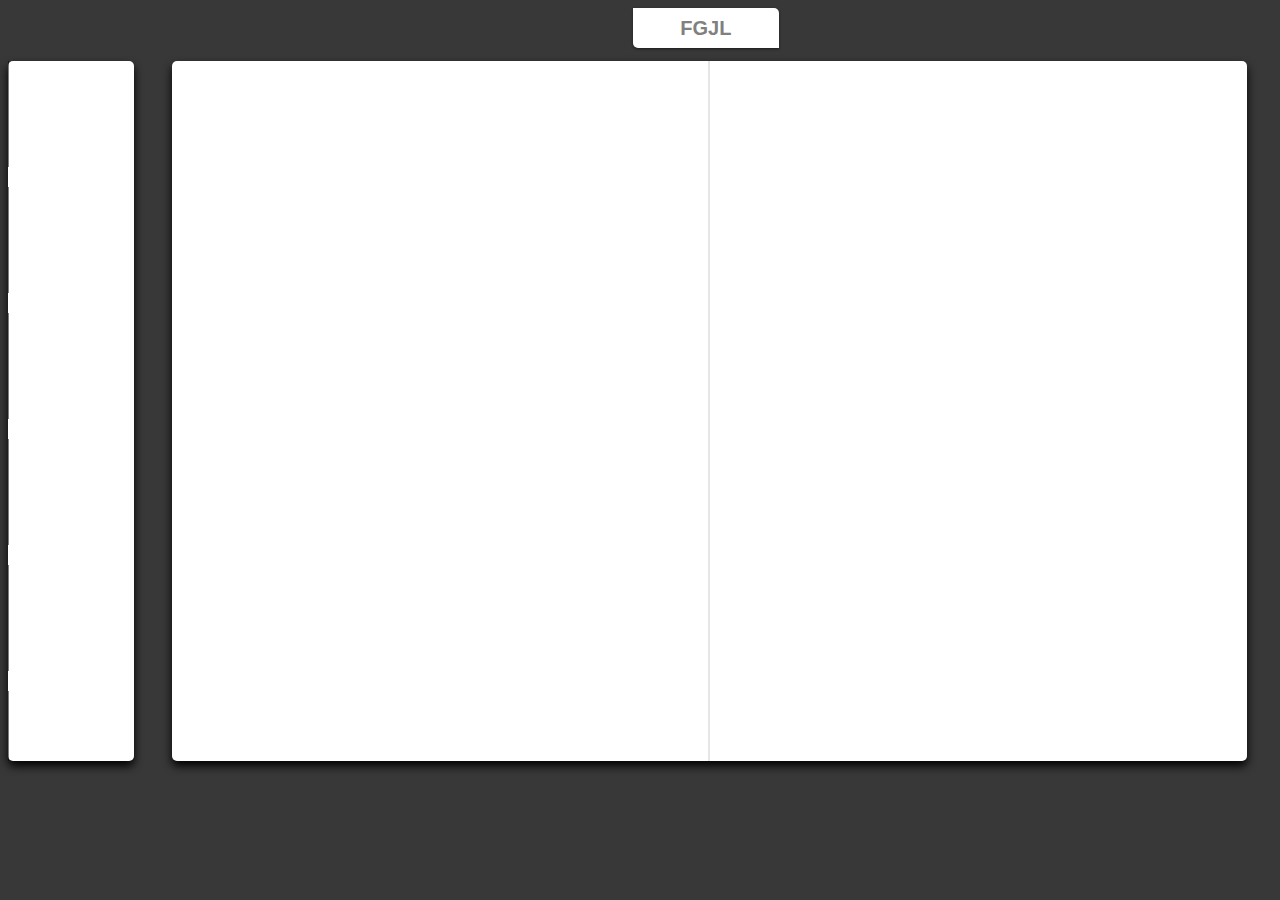
<file: index.html>
<!DOCTYPE html>
<html >
    <head>
    	<meta name="description" content="A Feynman diagram generator" />
 		<meta name="keywords" content="Feynman,diagram,graph,physic,physics" />
 		<meta name="author" content="FGJL team" />
 		<meta charset="UTF-8" />
        <meta http-equiv="Content-Type" content="text/html; charset=utf-8" />
		<link href="style/styleMain.css" rel="stylesheet" media="all" type="text/css">        
		<script type="text/javascript" src="js/d3.v2.min.js"></script> 
		<script type="text/javascript" src="js/GraphicLibraryFGJL.js"></script>   
		<script type="text/javascript" src="js/FGJL.js"></script> 
		<title>FGJL</title>
    </head>
    <body>
        <h1 id="MainTitle">FGJL</h1>
        <div id="ChoiceZone">
        </div>
        <div id="DrawZone">
        </div>
        
    <script>
  		FGJL("DrawZone");
    </script>
    
    
    </body>
</html>
</file>
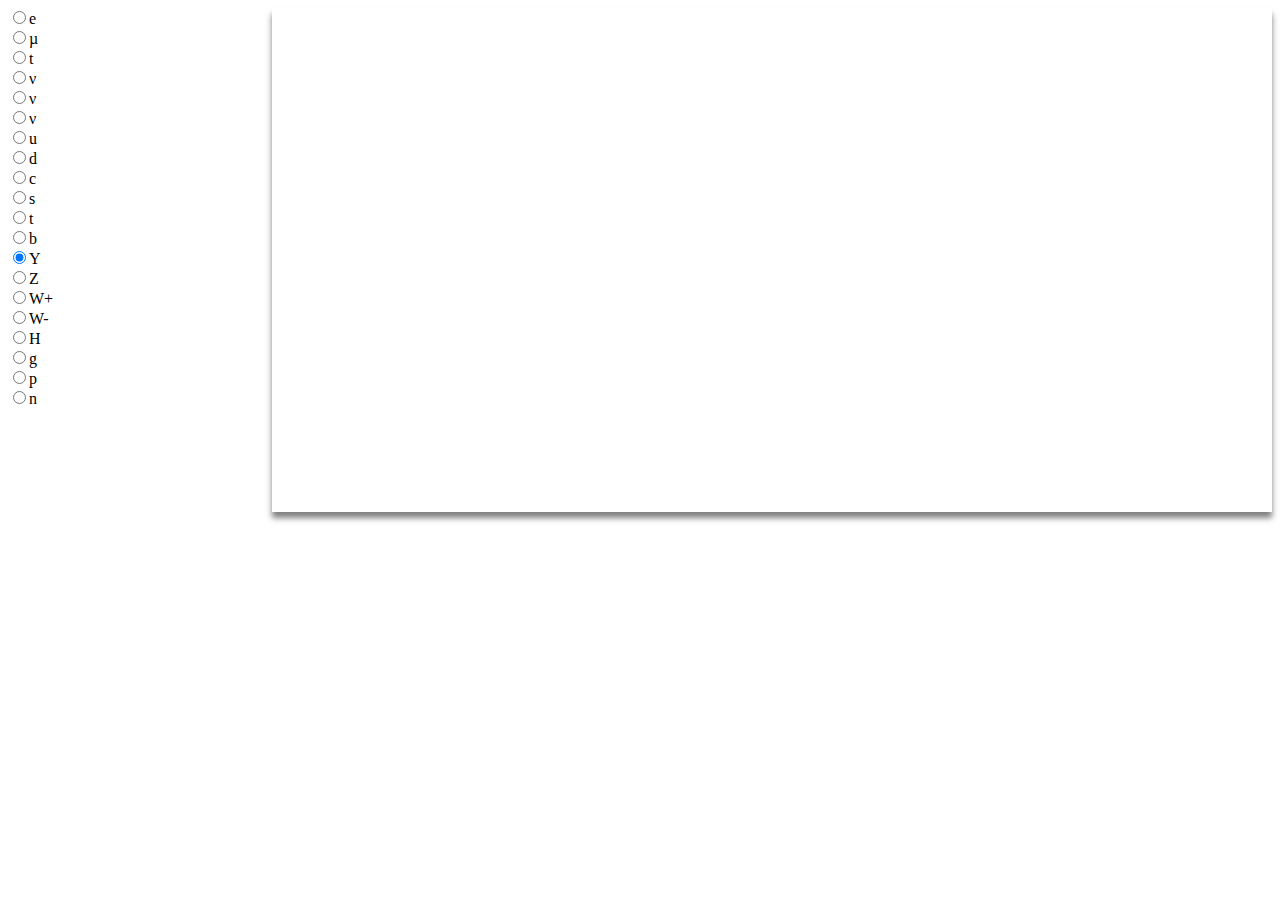
<file: EditorPart.html>
﻿ <!DOCTYPE HTML>
        <html>
        <head>
        <title>Index Test</title>
        <link rel ="stylesheet" type="text/css" href="style.css"/>
        <script type="text/javascript" src="js/raphael-min.js"></script>
		<script type="text/javascript" src="js/main.js"></script>
        </head>
        <body>
		<div id="Canvas">
		</div>
		<div id="menu">
		<script type="text/javascript" >
		//var  t = Feynman(800,500,"Canvas",'{"lines":[[0,0,2,2,-1],[2,2,0,4,1],[2,2,4,2,13],[5,0,4,2,-11],[4,2,5,4,-11],[4.5,1,6,2,18]]}');
		var  t = Feynman(800,500,"Canvas",'{"lines":[]}');

		</script>
		<form>
		<input onClick="t.gParticleType=1" type="radio" name="group1" value="1" >e<br>
		<input onClick="t.gParticleType=2" type="radio" name="group1" value="2">µ<br>
		<input onClick="t.gParticleType=3" type="radio" name="group1" value="3">t<br>
		<input onClick="t.gParticleType=4" type="radio" name="group1" value="4">ν<br>
		<input onClick="t.gParticleType=5" type="radio" name="group1" value="5">ν<br>
		<input onClick="t.gParticleType=6" type="radio" name="group1" value="6">ν<br>
		<input onClick="t.gParticleType=7" type="radio" name="group1" value="7">u<br>
		<input onClick="t.gParticleType=8" type="radio" name="group1" value="8">d<br>
		<input onClick="t.gParticleType=9" type="radio" name="group1" value="9">c<br>
		<input onClick="t.gParticleType=10" type="radio" name="group1" value="10">s<br>
		<input onClick="t.gParticleType=11" type="radio" name="group1" value="11">t<br>
		<input onClick="t.gParticleType=12" type="radio" name="group1" value="12">b<br>
		<input onClick="t.gParticleType=13" type="radio" name="group1" value="13" checked>Υ<br>
		<input onClick="t.gParticleType=14" type="radio" name="group1" value="14">Z<br>
		<input onClick="E;gParticleType=15" type="radio" name="group1" value="15">W+<br>
		<input onClick="t.gParticleType=16" type="radio" name="group1" value="16">W-<br>
		<input onClick="t.gParticleType=17" type="radio" name="group1" value="17">H<br>
		<input onClick="t.gParticleType=18" type="radio" name="group1" value="18">g<br>
		<input onClick="t.gParticleType=19" type="radio" name="group1" value="19">p<br>
		<input onClick="t.gParticleType=20" type="radio" name="group1" value="20">n<br>
		</form>
		</div>
		
		
		</body>
        </html>
</file>
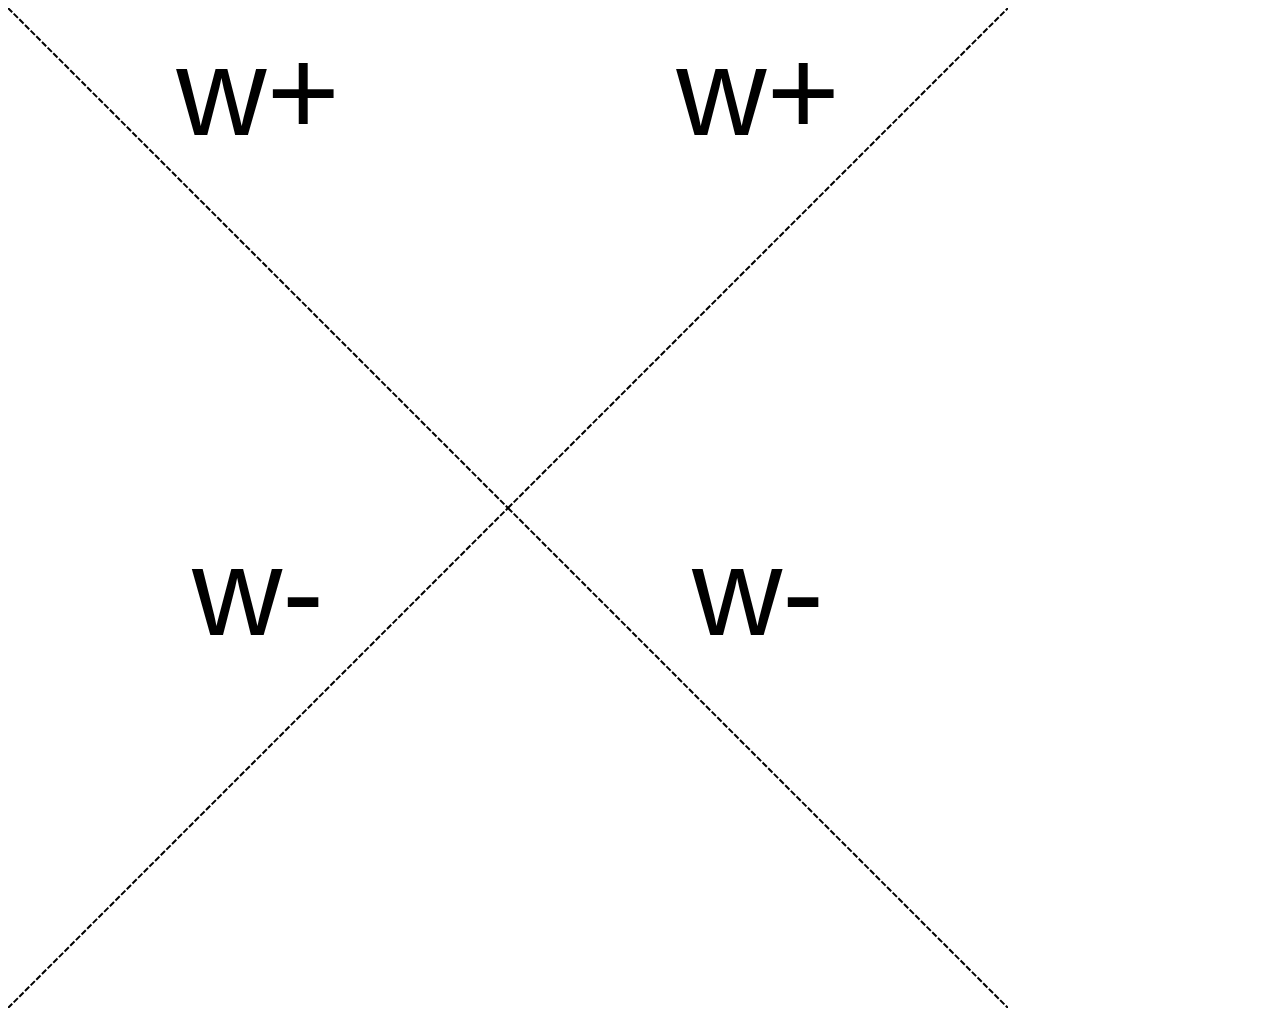
<file: indextest.html>
<!DOCTYPE HTML>
        <html>
        <head>
        <title>Index Test</title>
        <link rel ="stylesheet" type="text/css" href="style.css"/>
        <script type="text/javascript" src="js/raphael-min.js"></script>
		<script type="text/javascript" src="js/main.js"></script>
        </head>
        <body>
		
		<div id="test2">
			<div id="popup">
			
			</div>
		</div>
		
		<script type="text/javascript" >
		var t = Feynman(1000,1000,"test2",'{"lines":[[0,0,1,1,15],[0,2,1,1,16],[1,1,2,0,15],[1,1,2,2,16]]}');
		</script>
		</body>
        </html>
</file>
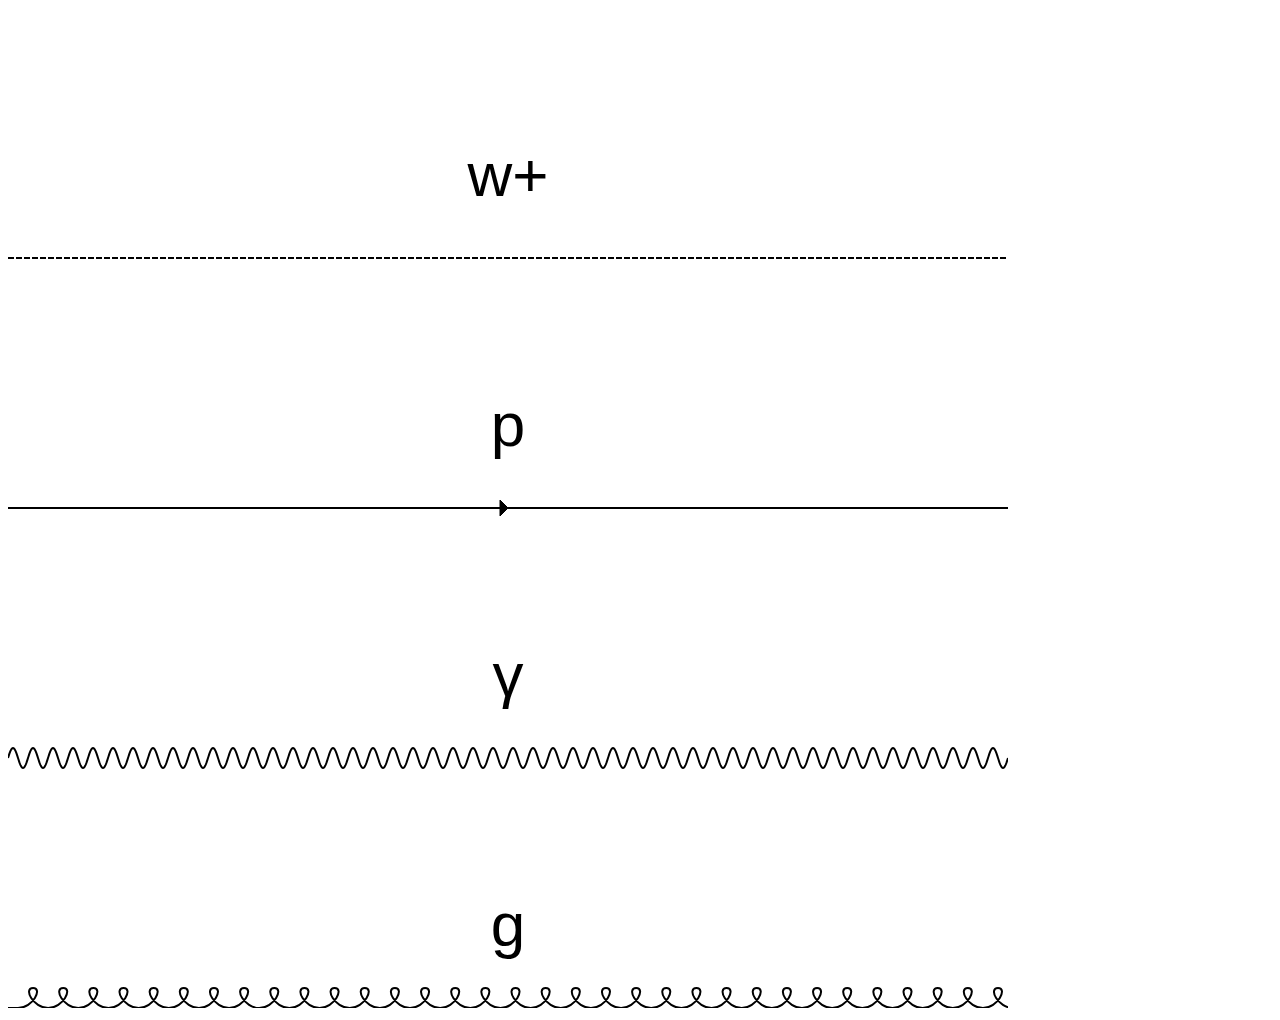
<file: indextest2.html>
<!DOCTYPE HTML>
        <html>
        <head>
        <title>Index Test</title>
        <link rel ="stylesheet" type="text/css" href="style.css"/>
        <script type="text/javascript" src="js/raphael-min.js"></script>
		<script type="text/javascript" src="js/main.js"></script>
        </head>
        <body>
		
		<div id="test2">
			<div id="popup">
			
			</div>
		</div>
		
		<script type="text/javascript" >
	
		var t = Feynman(1000,1000,"test2",'{"lines":[[0,1,1,1,15],[0,2,1,2,19],[0,3,1,3,13],[0,4,1,4,18]]}');
		</script>
		</body>
        </html>
</file>
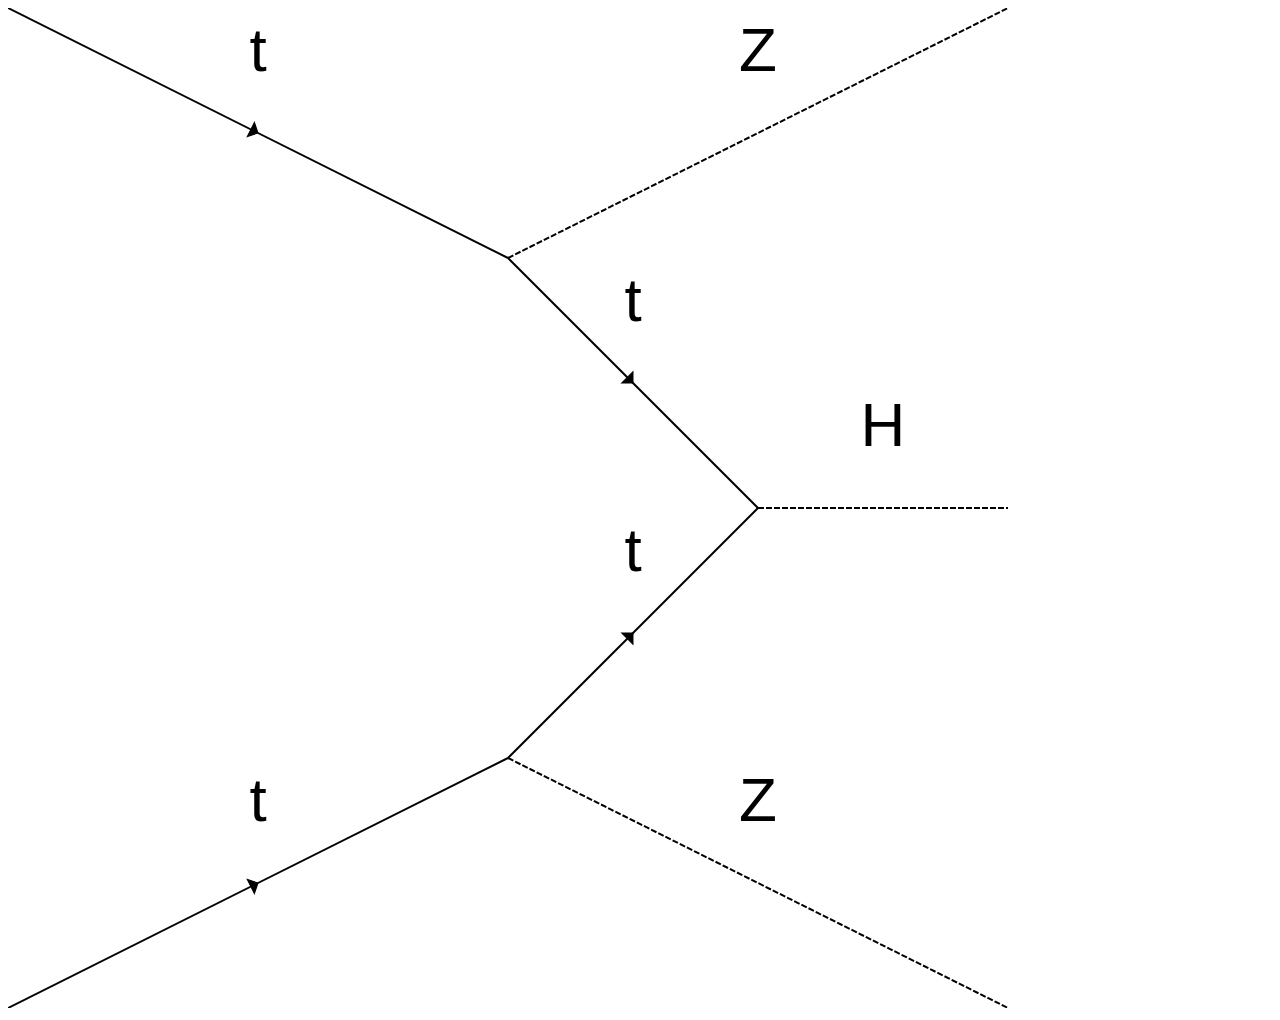
<file: indextest3.html>
<!DOCTYPE HTML>
        <html>
        <head>
        <title>Index Test</title>
        <link rel ="stylesheet" type="text/css" href="style.css"/>
        <script type="text/javascript" src="js/raphael-min.js"></script>
		<script type="text/javascript" src="js/main.js"></script>
        </head>
        <body>
		
		<div id="test2">
			<div id="popup">
			
			</div>
		</div>
		
		<script type="text/javascript" >
		var t = Feynman(1000,1000,"test2",'{"lines":[[0,0,2,1,11],[2,1,3,2,11],[2,3,3,2,-11],[0,4,2,3,-11],[2,1,4,0,14],[2,3,4,4,14],[3,2,4,2,17]]}');
		</script>
		</body>
        </html>
</file>
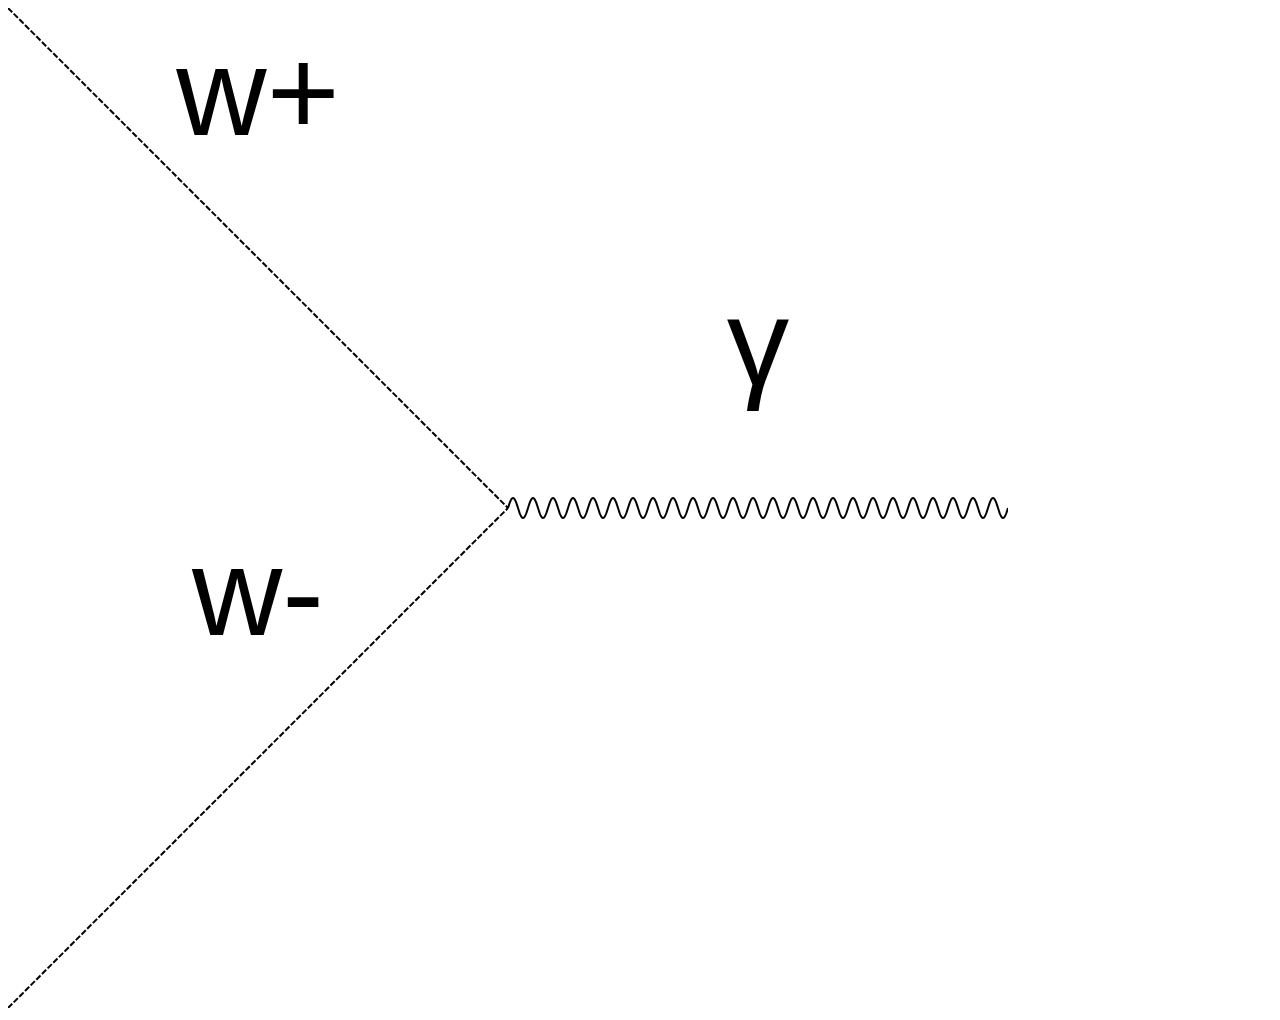
<file: indextest4.html>
<!DOCTYPE HTML>
        <html>
        <head>
        <title>Index Test</title>
        <link rel ="stylesheet" type="text/css" href="style.css"/>
        <script type="text/javascript" src="js/raphael-min.js"></script>
		<script type="text/javascript" src="js/main.js"></script>
        </head>
        <body>
		
		<div id="test2">
			<div id="popup">
			
			</div>
		</div>
		
		<script type="text/javascript" >
			var t = Feynman(1000,1000,"test2",'{"lines":[[0,0,1,1,15],[0,2,1,1,16],[1,1,2,1,13]]}');
		</script>
		</body>
        </html>
</file>
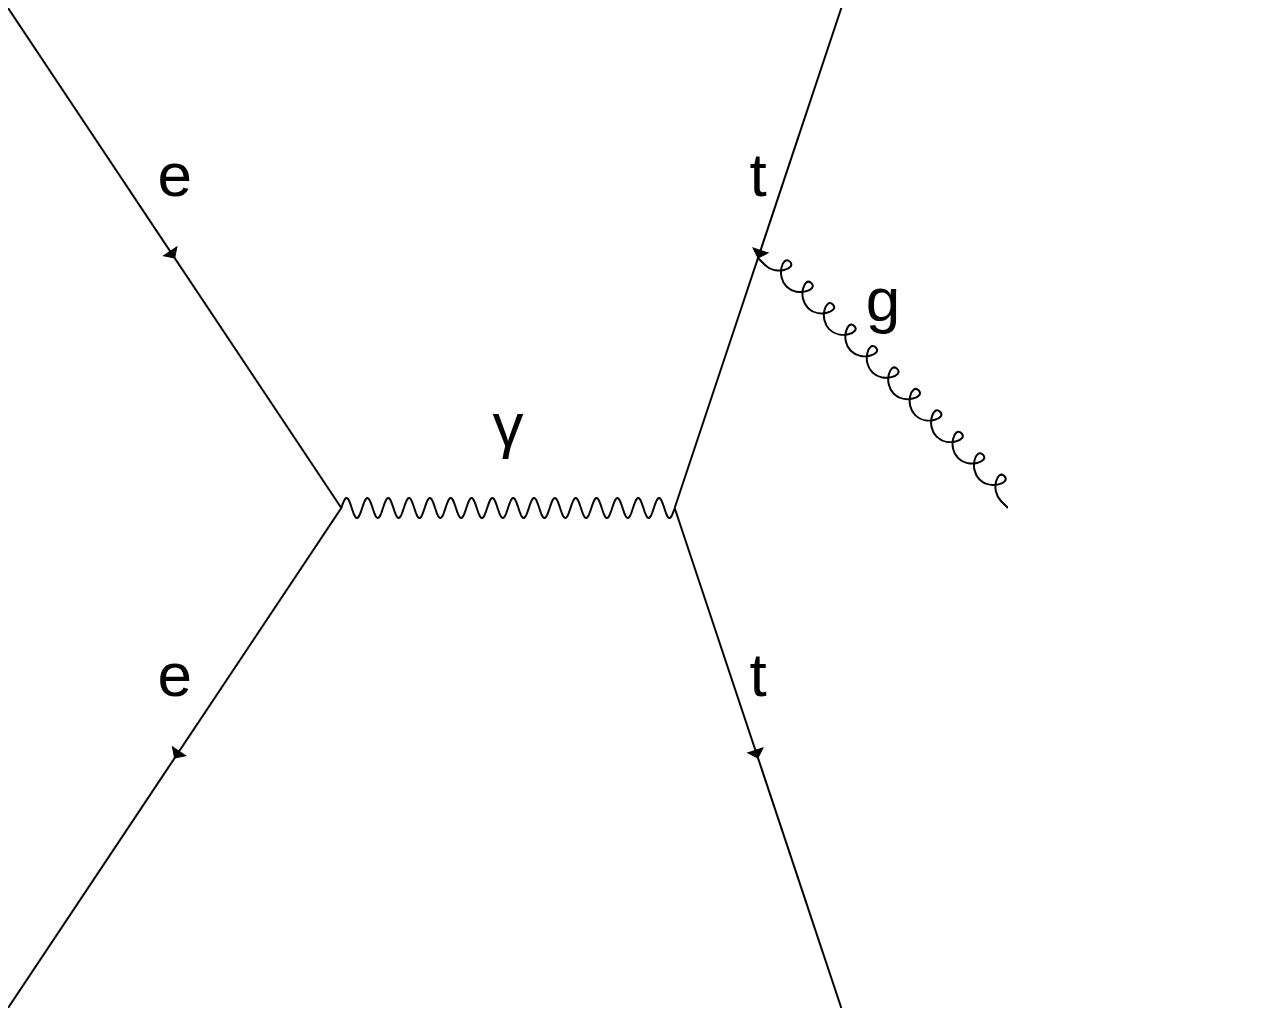
<file: indextest5.html>
<!DOCTYPE HTML>
        <html>
        <head>
        <title>Index Test</title>
        <link rel ="stylesheet" type="text/css" href="style.css"/>
        <script type="text/javascript" src="js/raphael-min.js"></script>
		<script type="text/javascript" src="js/main.js"></script>
        </head>
        <body>
		
		<div id="test2">
			<div id="popup">
			
			</div>
		</div>
		
		<script type="text/javascript" >
		
		var  t = Feynman(1000,1000,"test2",'{"lines":[[0,0,2,2,-1],[2,2,0,4,1],[2,2,4,2,13],[5,0,4,2,-11],[4,2,5,4,-11],[4.5,1,6,2,18]]}');
		</script>
		</body>
        </html>
</file>
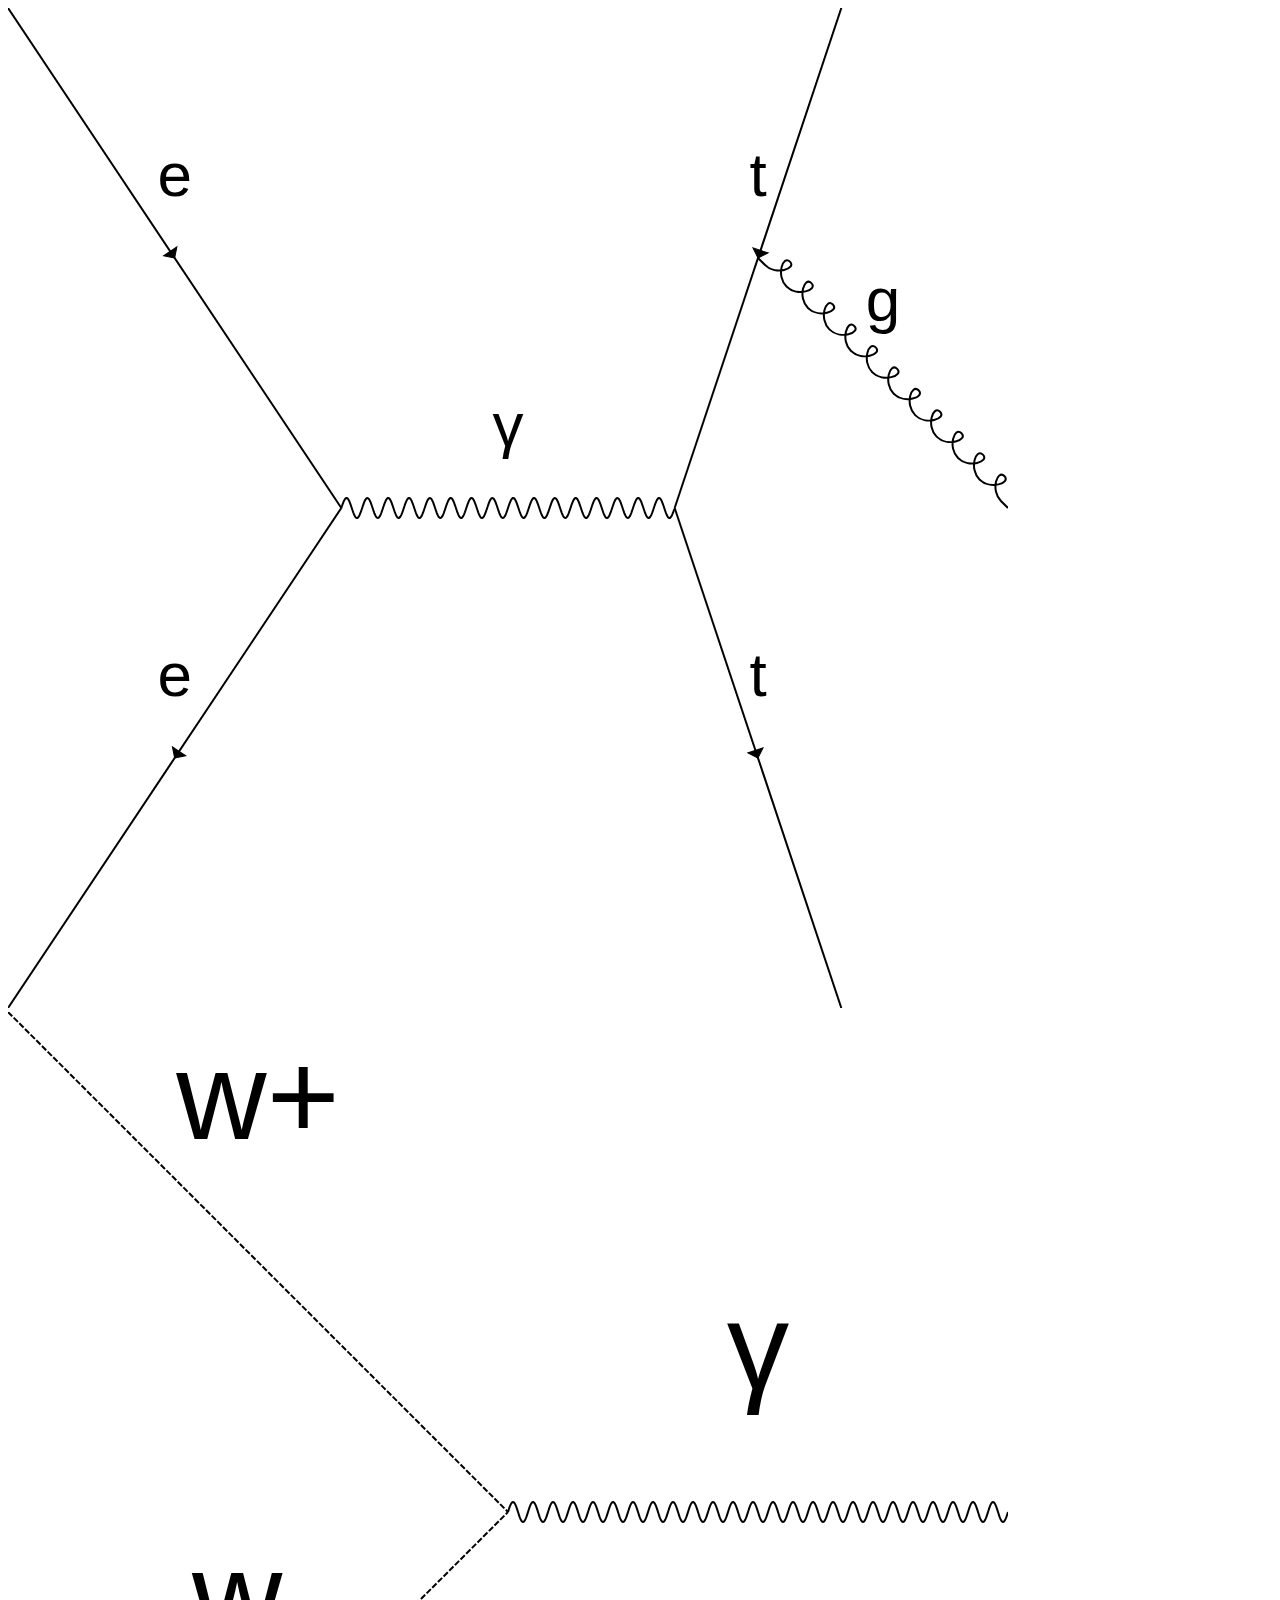
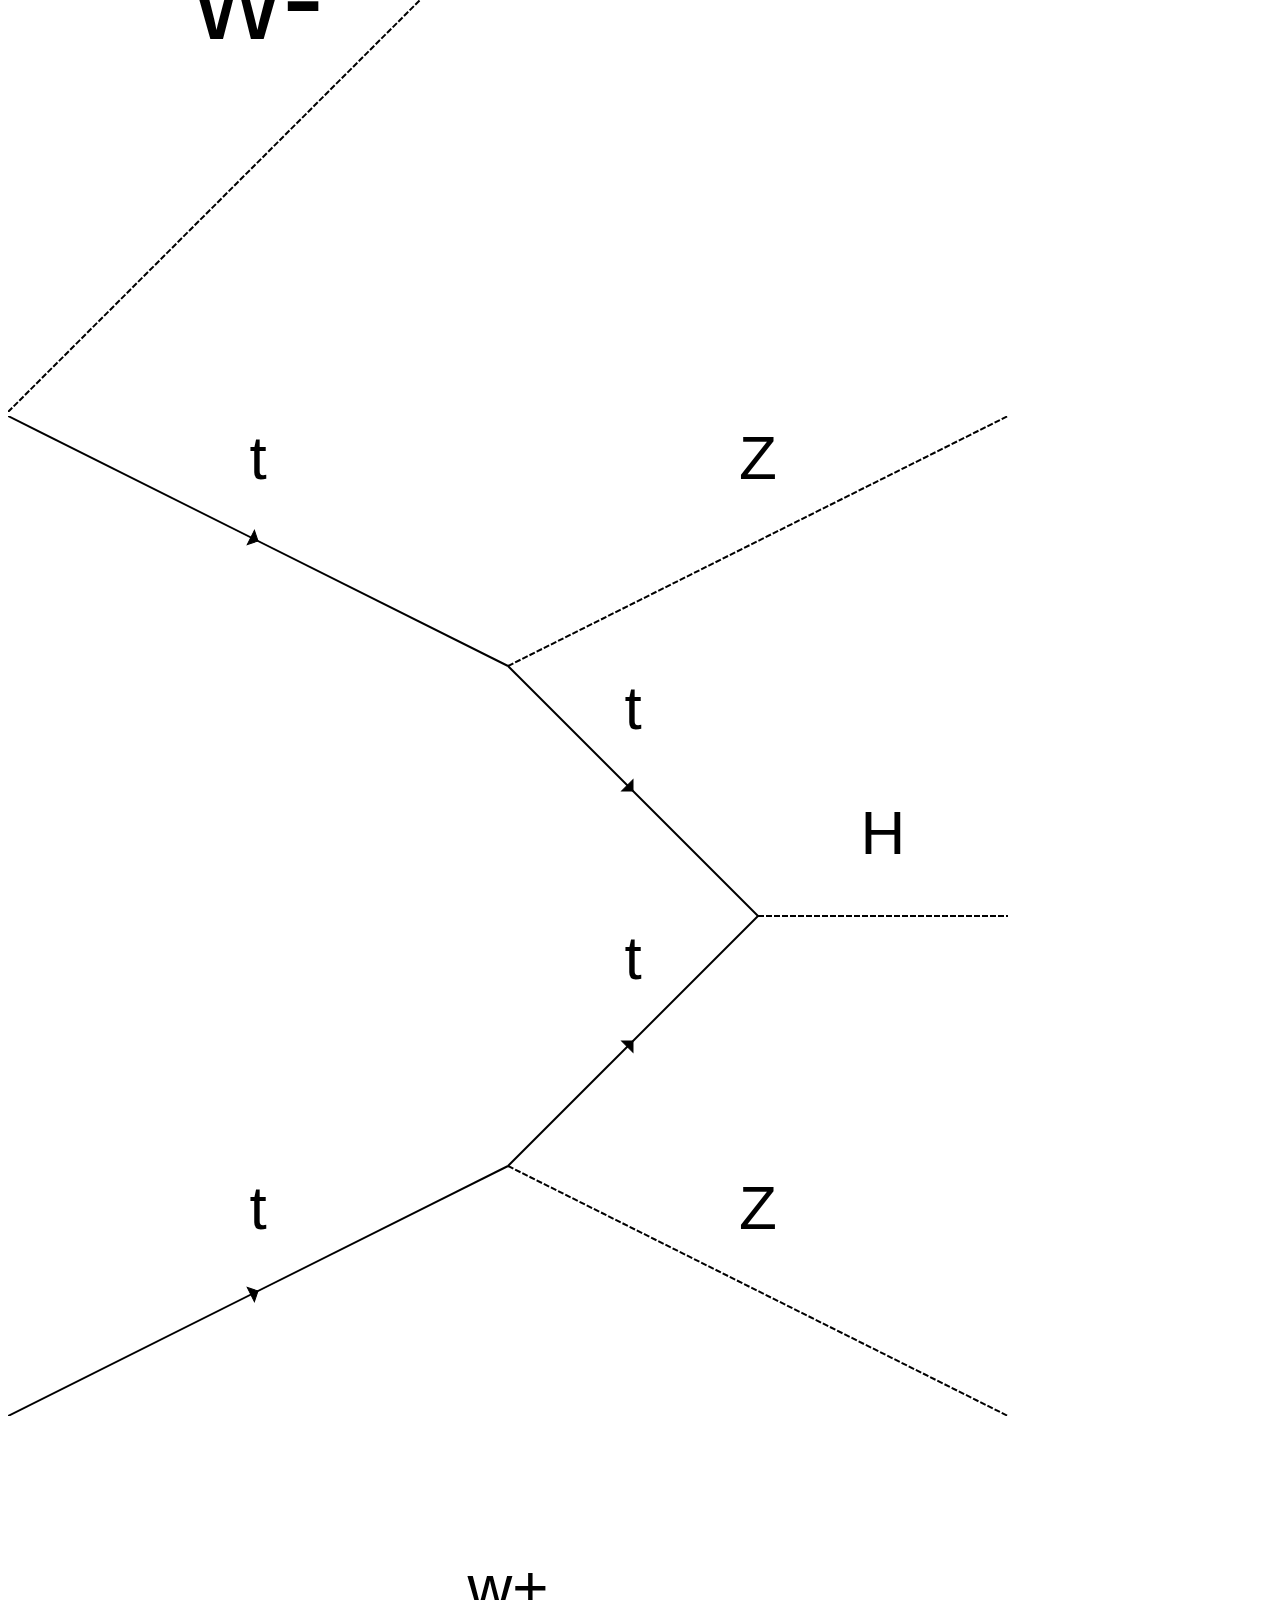
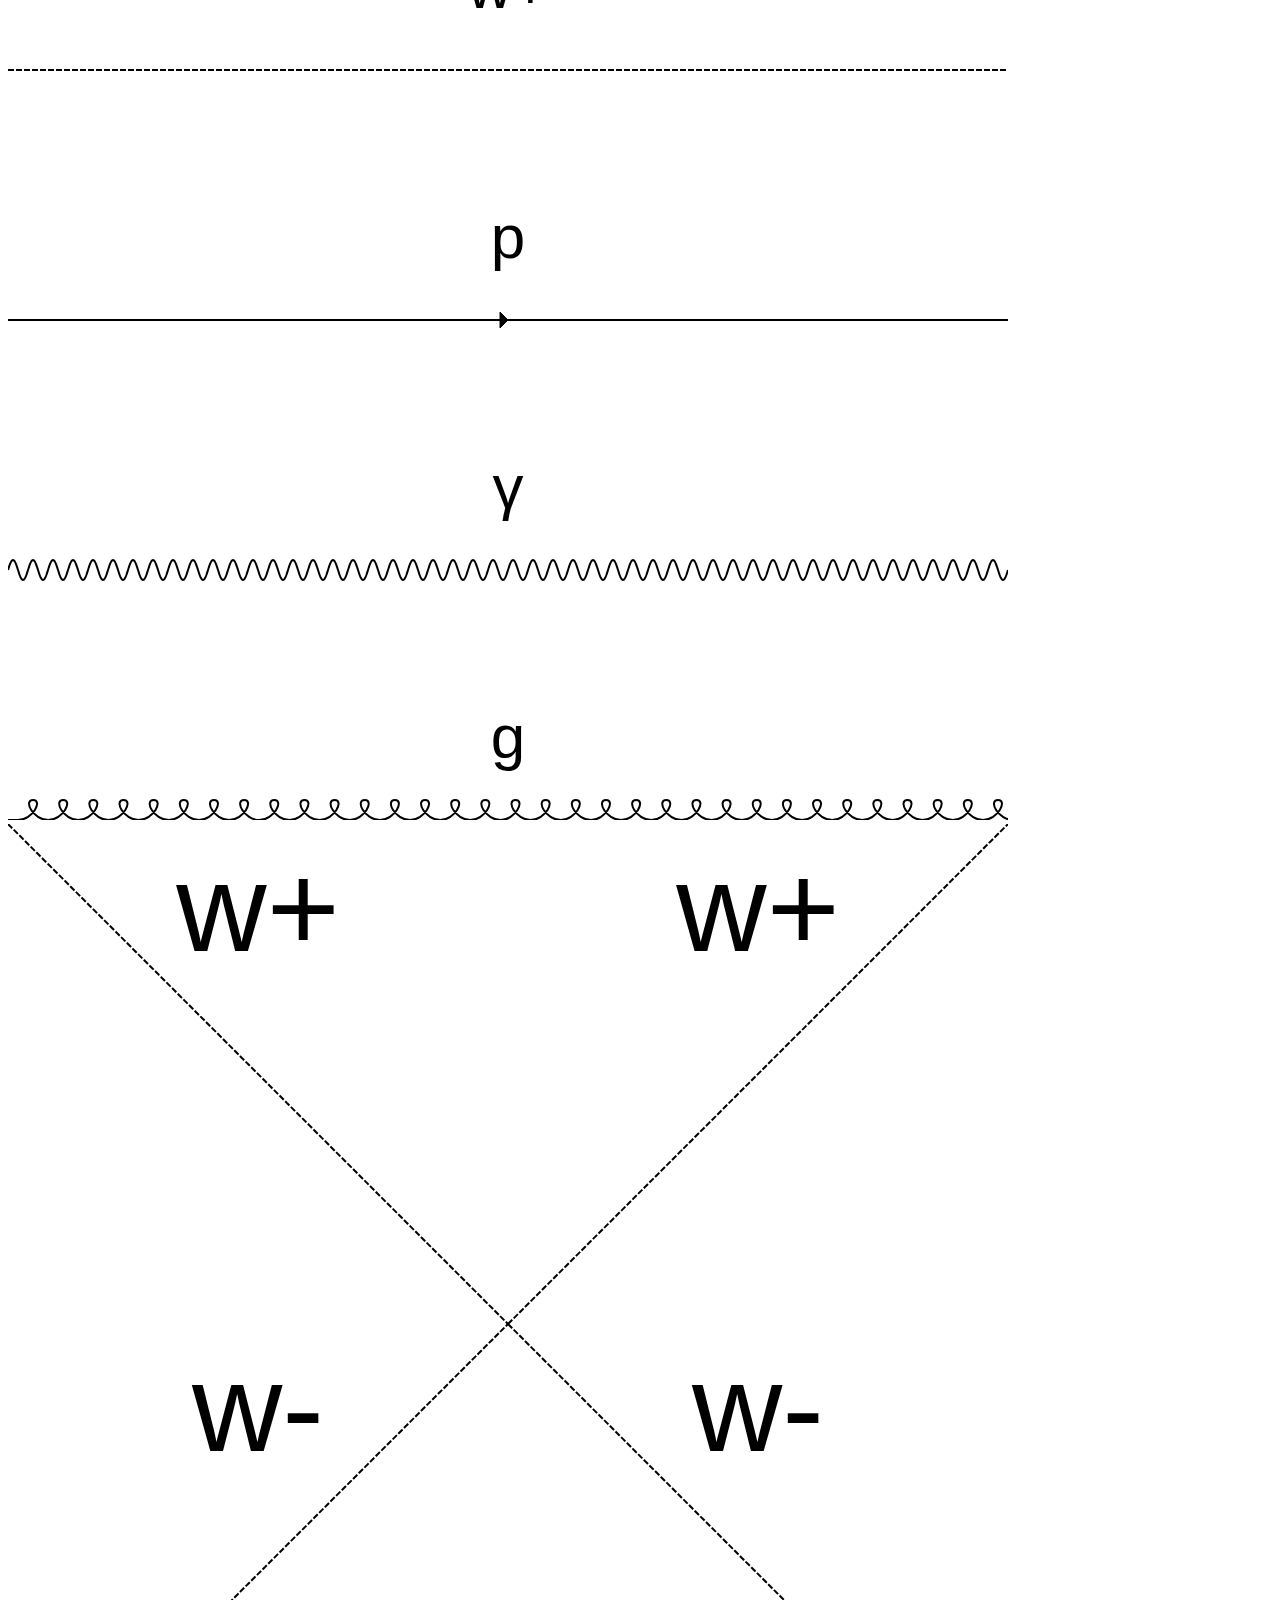
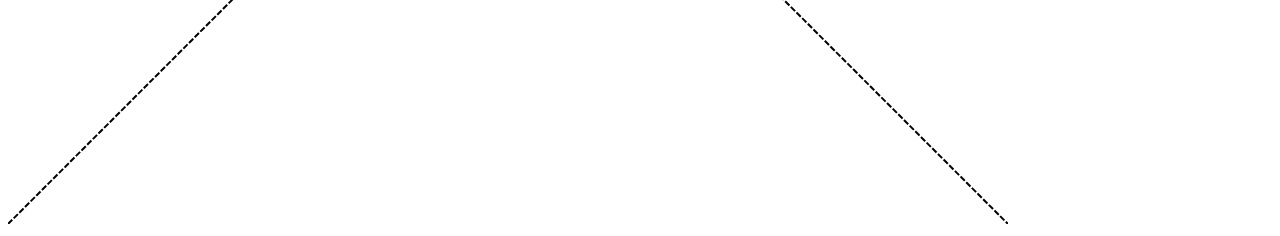
<file: indextest6.html>
<!DOCTYPE HTML>
        <html>
        <head>
        <title>Index Test 6 </title>
        <link rel ="stylesheet" type="text/css" href="style.css"/>
        <script type="text/javascript" src="js/raphael-min.js"></script>
		<script type="text/javascript" src="js/main.js"></script>
        </head>
        <body>
		
		<div id="test">
			
		</div>
		
		<div id="test2">
			
		</div>
		
		<div id="test3">
			
		</div>
		
		<div id="test4">
			
		</div>
		
		<div id="test5">
			
		</div>
		
		<script type="text/javascript" >
		
		var t = Feynman(1000,1000,"test",'{"lines":[[0,0,2,2,-1],[2,2,0,4,1],[2,2,4,2,13],[5,0,4,2,-11],[4,2,5,4,-11],[4.5,1,6,2,18]]}');
		var t = Feynman(1000,1000,"test2",'{"lines":[[0,0,1,1,15],[0,2,1,1,16],[1,1,2,1,13]]}');
		var t = Feynman(1000,1000,"test3",'{"lines":[[0,0,2,1,11],[2,1,3,2,11],[2,3,3,2,-11],[0,4,2,3,-11],[2,1,4,0,14],[2,3,4,4,14],[3,2,4,2,17]]}');
		var t = Feynman(1000,1000,"test4",'{"lines":[[0,1,1,1,15],[0,2,1,2,19],[0,3,1,3,13],[0,4,1,4,18]]}');
		var t = Feynman(1000,1000,"test5",'{"lines":[[0,0,1,1,15],[0,2,1,1,16],[1,1,2,0,15],[1,1,2,2,16]]}');
		</script>
		</body>
        </html>
</file>
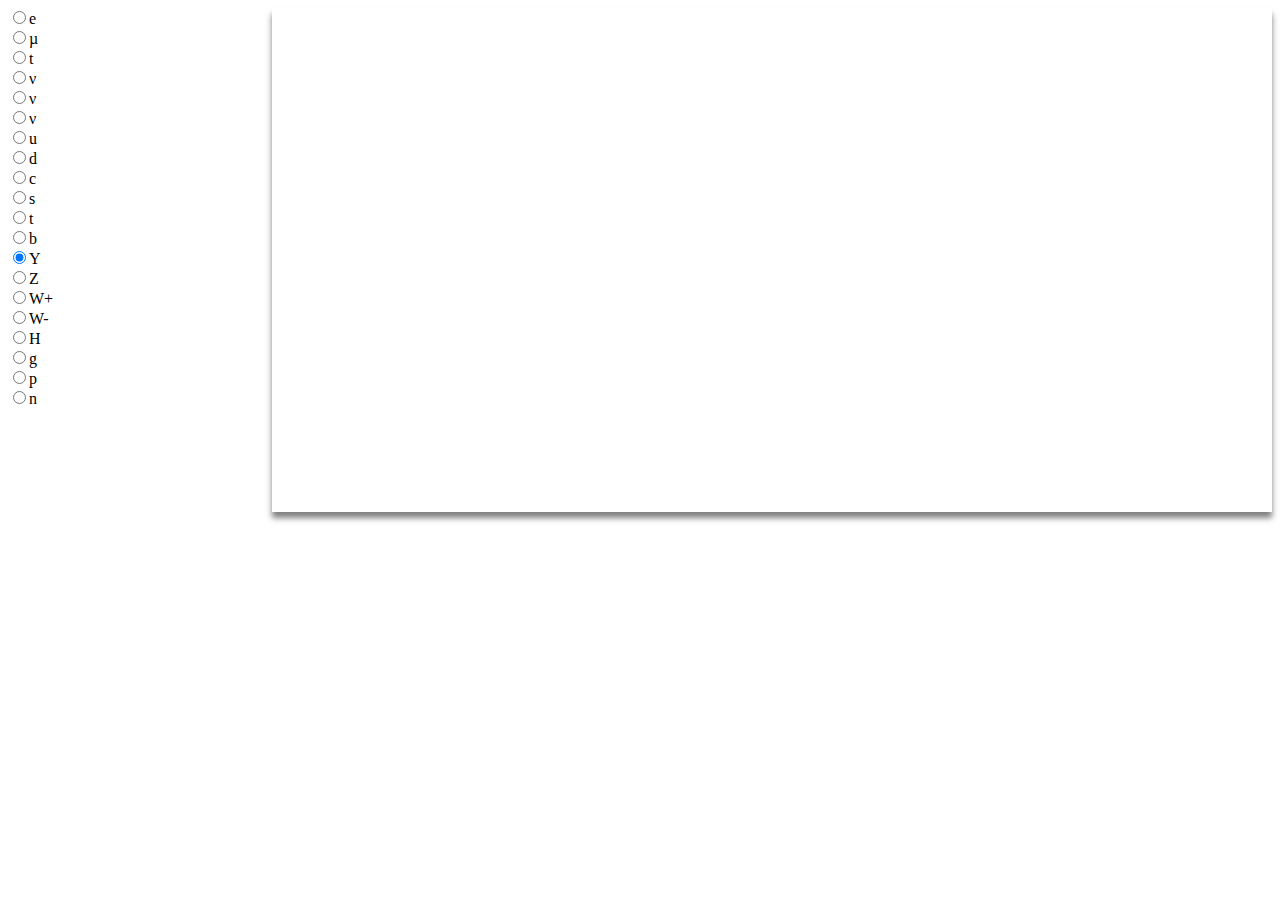
<file: backFirstVer/EditorPart.html>
<!DOCTYPE HTML>
        <html>
        <head>
        <title>Index Test</title>
        <link rel ="stylesheet" type="text/css" href="style.css"/>
        <script type="text/javascript" src="js/raphael-min.js"></script>
		<script type="text/javascript" src="js/main.js"></script>
        </head>
        <body>
		<div id="Canvas">
		</div>
		<div id="menu">
		<script type="text/javascript" >
		//var  t = Feynman(800,500,"Canvas",'{"lines":[[0,0,2,2,-1],[2,2,0,4,1],[2,2,4,2,13],[5,0,4,2,-11],[4,2,5,4,-11],[4.5,1,6,2,18]]}');
		var  t = Feynman(800,500,"Canvas","");

		</script>
		<form>
		<input onClick="t.gParticleType=1" type="radio" name="group1" value="1" >e<br>
		<input onClick="t.gParticleType=2" type="radio" name="group1" value="2">µ<br>
		<input onClick="t.gParticleType=3" type="radio" name="group1" value="3">t<br>
		<input onClick="t.gParticleType=4" type="radio" name="group1" value="4">ν<br>
		<input onClick="t.gParticleType=5" type="radio" name="group1" value="5">ν<br>
		<input onClick="t.gParticleType=6" type="radio" name="group1" value="6">ν<br>
		<input onClick="t.gParticleType=7" type="radio" name="group1" value="7">u<br>
		<input onClick="t.gParticleType=8" type="radio" name="group1" value="8">d<br>
		<input onClick="t.gParticleType=9" type="radio" name="group1" value="9">c<br>
		<input onClick="t.gParticleType=10" type="radio" name="group1" value="10">s<br>
		<input onClick="t.gParticleType=11" type="radio" name="group1" value="11">t<br>
		<input onClick="t.gParticleType=12" type="radio" name="group1" value="12">b<br>
		<input onClick="t.gParticleType=13" type="radio" name="group1" value="13" checked>Υ<br>
		<input onClick="t.gParticleType=14" type="radio" name="group1" value="14">Z<br>
		<input onClick="t.gParticleType=15" type="radio" name="group1" value="15">W+<br>
		<input onClick="t.gParticleType=16" type="radio" name="group1" value="16">W-<br>
		<input onClick="t.gParticleType=17" type="radio" name="group1" value="17">H<br>
		<input onClick="t.gParticleType=18" type="radio" name="group1" value="18">g<br>
		<input onClick="t.gParticleType=19" type="radio" name="group1" value="19">p<br>
		<input onClick="t.gParticleType=20" type="radio" name="group1" value="20">n<br>
		</form>
		</div>
		
		
		</body>
        </html>
</file>
<file: style/styleMain.css>
#DrawZone
{
	width: 85%;
	height: 700px;
	border-radius: 5px;
	background-color: white;
	margin-left: auto;
	margin-right:2%;
	position:relative;
	box-shadow: 0 5px 10px rgba(0,0,0,10);
}

#ChoiceZone
{
	
	width: 10%;
	height: 700px;
	border-radius: 5px;
	background-color: white;
	float:left;
	margin-right:auto;
	position:relative;
	box-shadow: 0 5px 10px rgba(0,0,0,10);
}

body
{
	background-color: #383838;
}


#MainTitle
{
	font: 20px Arial;
	font-weight: bold;
	line-height: 1;
	color: gray;
	width:auto;
	max-width:333px;
	border-top-right-radius:5px;	
	border-bottom-left-radius:5px;	
	padding:10px;
	margin-top:0px;
	border:1px black;
	box-shadow: 0 1px 3px rgba(0,0,0,0.5);
	position:relative;
	margin-left: auto;
	margin-right:39%;
	width: 10%;
	background-color:white;
	text-align: center;
}
</file>
<file: style.css>
#Canvas
{
	float:right;
	position:relative;
	width:1000px;
	box-shadow: 0 6px 6px rgba(0,0,0,0.5); 
}

#menu {
float: left;
}
</file>
<file: backFirstVer/style.css>
#Canvas
{
	float:right;
	position:relative;
	width:1000px;
	box-shadow: 0 6px 6px rgba(0,0,0,0.5); 
}

#menu {
float: left;
}
</file>
